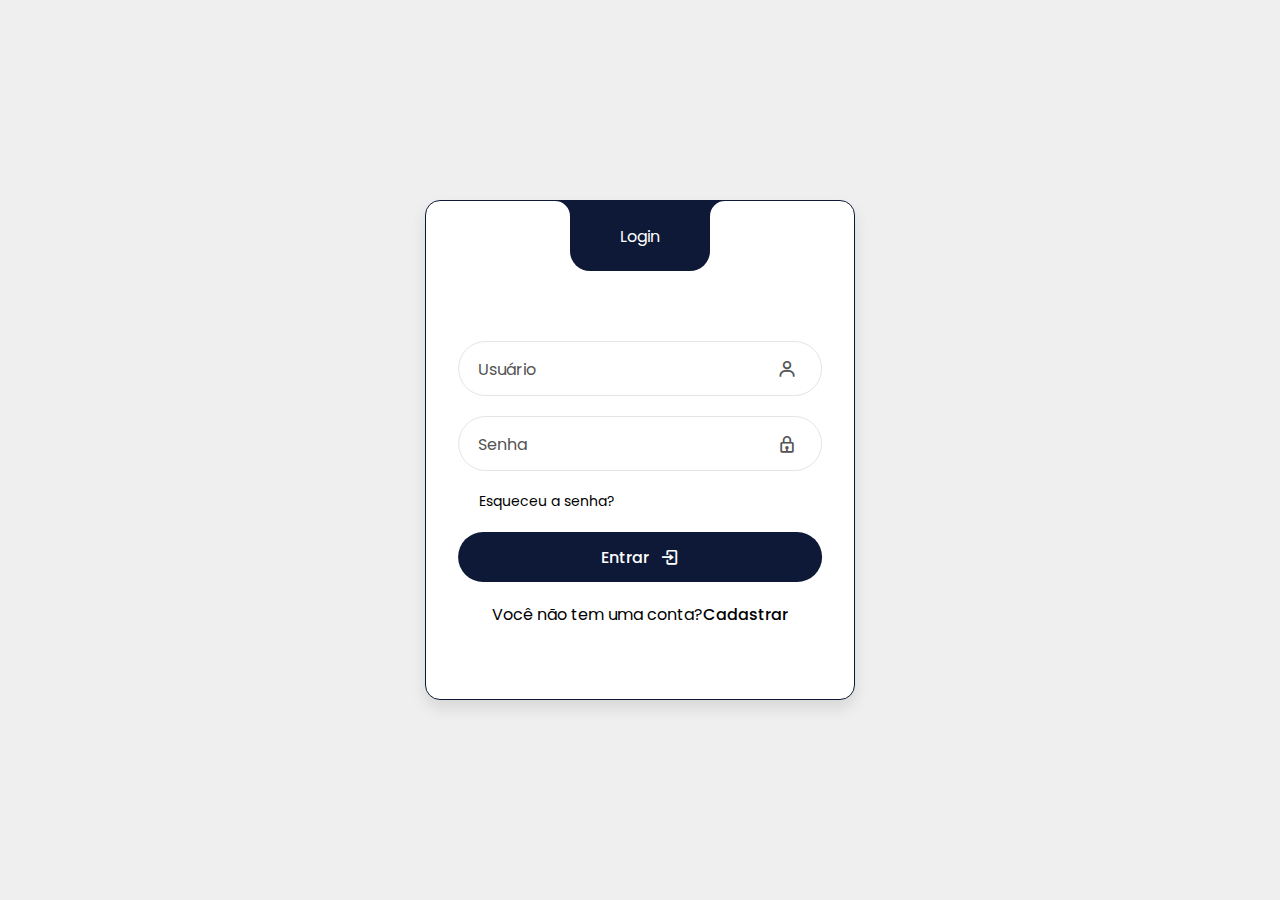
<file: index.html>
<!DOCTYPE html>
<html lang="pt-br">

<head>
    <meta charset="UTF-8">
    <meta name="viewport" content="width=device-width, initial-scale=1.0">
    <link href='https://unpkg.com/boxicons@2.1.4/css/boxicons.min.css' rel='stylesheet'>
    <title>Login</title>
    <link rel="stylesheet" href="style.css">
</head>

<body>

    <div class="wrapper">
        <div class="form-header">
            <div class="titles">
                <div class="title-login">Login</div>
            </div>
        </div>
        <form action="#" class="login-form" autocomplete="off">
            <div class="input-box">
                <input type="text" id="login" class="input-field" id="log-usuario" required>
                <label for="log-usuario" class="label">Usuário</label>
                <i class='bx bx-user icon'></i>
            </div>
            <div class="input-box">
                <input type="password" id="senha" class="input-field" id="log-pass" required>
                <label for="log-pass"  class="label">Senha</label>
                <i class='bx bx-lock icon'></i>
            </div>
            <div class="form-cols">
                <div class="col-1"></div>
                <div class="col-2">
                    <a href="#">Esqueceu a senha?</a>
                </div>
            </div>
            <div class="input-box">
                <button class="btn-submit" onclick="logar(); return false">Entrar<i class='bx bx-log-in'></i></button>
            </div>
            <div class="switch-form">
                <span>Você não tem uma conta?</span><a href="cadastro.html">Cadastrar</a>
            </div>
        </form>
    </div>

    <script src="script.js"></script>
</body>

</html>
</file>
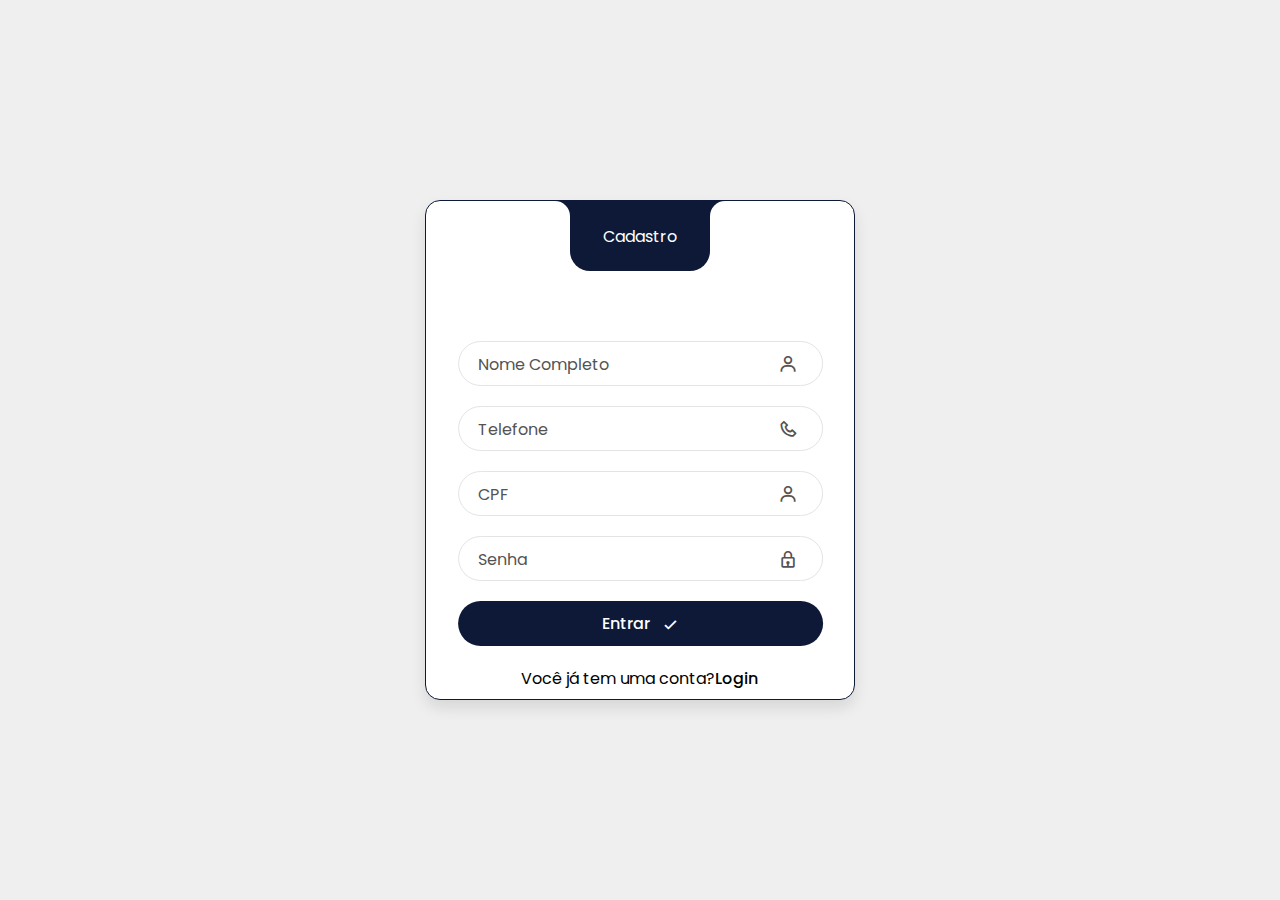
<file: cadastro.html>
<!DOCTYPE html>
<html lang="pt-br">

<head>
    <meta charset="UTF-8">
    <meta name="viewport" content="width=device-width, initial-scale=1.0">
    <link href='https://unpkg.com/boxicons@2.1.4/css/boxicons.min.css' rel='stylesheet'>
    <title>Login</title>
    <link rel="stylesheet" href="cadastro.css">
</head>

<body>

    <div class="wrapper">
        <div class="form-header">
            <div class="titles">
                <div class="title-login">Cadastro</div>
            </div>
        </div>
        <form action="#" class="login-form" autocomplete="off">
            <div class="input-box">
                <input type="text" class="input-field" id="log-usuario" required>
                <label for="log-usuario" class="label">Nome Completo</label>
                <i class='bx bx-user icon'></i>
            </div>
            <div class="input-box">
                <input type="text" class="input-field" id="log-usuario" required>
                <label for="log-usuario" class="label">Telefone</label>
                <i class='bx bx-phone icon'></i>
            </div>
            <div class="input-box">
                <input type="text" class="input-field" id="log-usuario" required>
                <label for="log-usuario" class="label">CPF</label>
                <i class='bx bx-user icon'></i>
            </div>
            <div class="input-box">
                <input type="password" class="input-field" id="log-pass" required>
                <label for="log-pass" class="label">Senha</label>
                <i class='bx bx-lock icon'></i>
            </div>
            <div class="input-box">
                <button class="btn-submit" id="Entra">Entrar<i class='bx bx-check icon1'></i></button>
            </div>
            <div class="switch-form">
                <span>Você já tem uma conta?</span><a href="#" onclick="history.back(); return false;">Login</a>

            </div>
        </form>
    </div>

    <script src="script.js"></script>
</body>

</html>
</file>
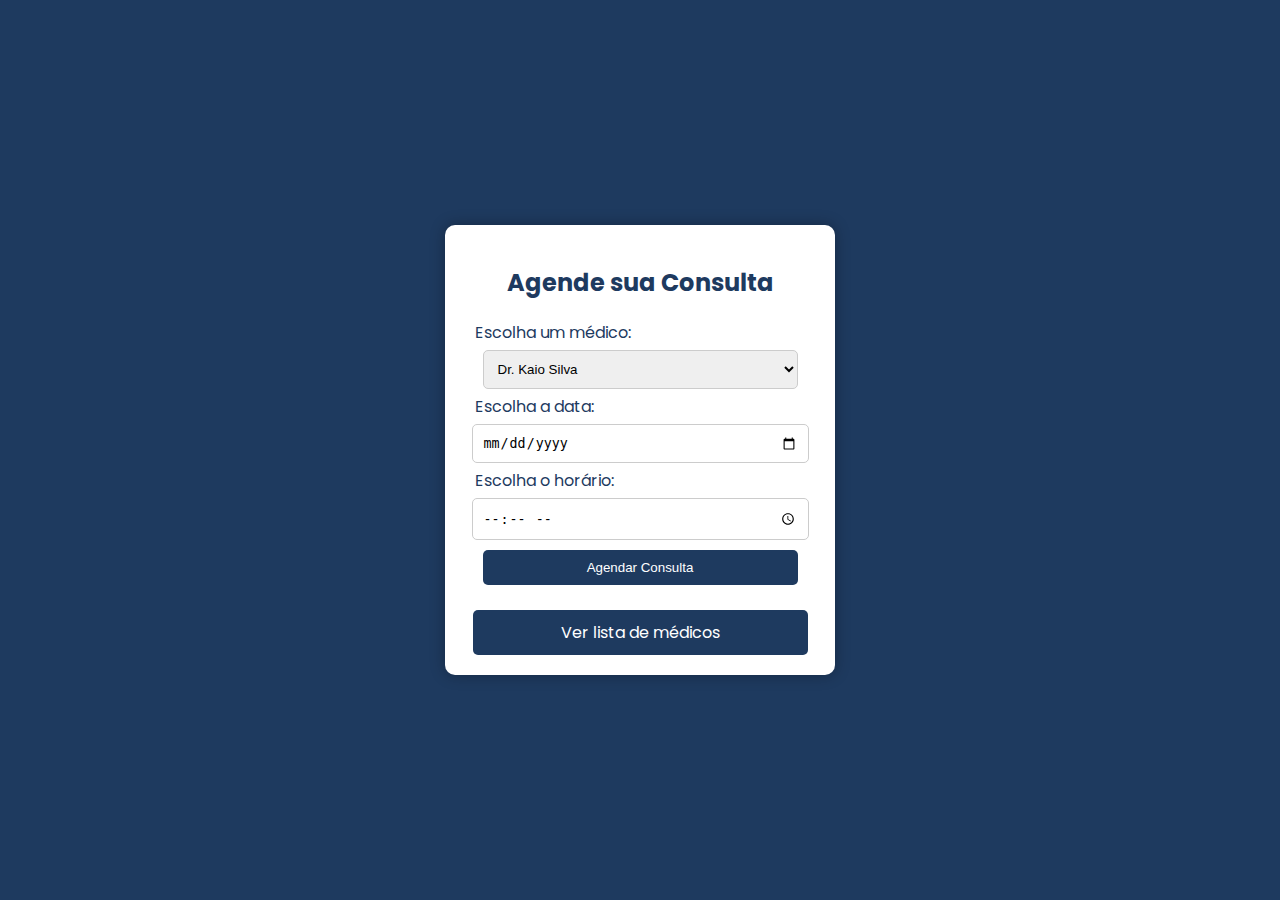
<file: home.html>
<!DOCTYPE html>
<html lang="pt-br">
<head>
    <meta charset="UTF-8">
    <meta name="viewport" content="width=device-width, initial-scale=1.0">
    <title>Home</title>
    <link rel="stylesheet" href="home.css">
</head>
<body>
    <div class="container">
        <h2>Agende sua Consulta</h2>
        <label for="medico">Escolha um médico:</label>
        <select id="medico">
            <option>Dr. Kaio Silva</option>
            <option>Dra. Maria Oliveira</option>
            <option>Dr. Carlos Santos</option>
            <option>Dra. Mariana Santos</option>
            <option>Dr. Diego Domingues</option>
            <option>Dra. Fabiana Silva</option>
        </select>
        <label for="data">Escolha a data:</label>
        <input type="date" id="data">
        <label for="horario">Escolha o horário:</label>
        <input type="time" id="horario">
        <button onclick="agendarConsulta()">Agendar Consulta</button>
        <a href="lista.html">Ver lista de médicos</a>
    </div>
    <script src="script.js"></script>
</body>
</html>
</file>
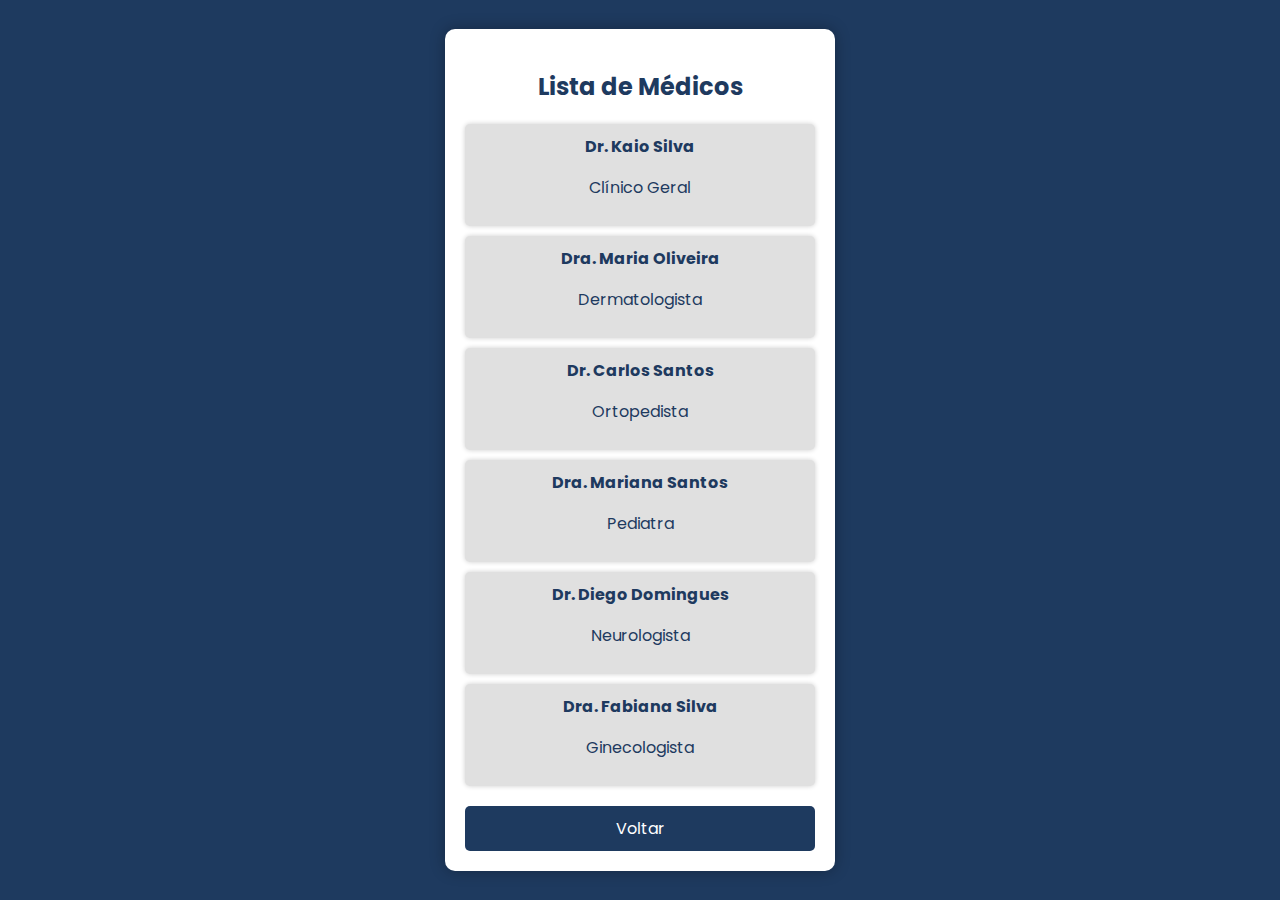
<file: lista.html>
<!DOCTYPE html>
<html lang="en">
<head>
    <meta charset="UTF-8">
    <meta name="viewport" content="width=device-width, initial-scale=1.0">
    <title>Lista de Médicos</title>
    <link rel="stylesheet" href="lista.css">
</head>
<body>
    <div class="container">
        <h2>Lista de Médicos</h2>
        <div class="medico">
            <strong>Dr. Kaio Silva</strong>
            <p>Clínico Geral</p>
        </div>
        <div class="medico">
            <strong>Dra. Maria Oliveira</strong>
            <p>Dermatologista</p>
        </div>
        <div class="medico">
            <strong>Dr. Carlos Santos</strong>
            <p>Ortopedista</p>
        </div>
        <div class="medico">
            <strong>Dra. Mariana Santos</strong>
            <p>Pediatra</p>
        </div>
        <div class="medico">
            <strong>Dr. Diego Domingues</strong>
            <p>Neurologista</p>
        </div>
        <div class="medico">
            <strong>Dra. Fabiana Silva</strong>
            <p>Ginecologista</p>
        </div>
        <a href="#" onclick="history.back(); return false;">Voltar</a>
    </div>
</body>
</html>
</file>
<file: style.css>
@import url('https://fonts.googleapis.com/css2?family=Poppins:ital,wght@0,100;0,200;0,300;0,400;0,500;0,600;0,700;0,800;0,900;1,100;1,200;1,300;1,400;1,500;1,600;1,700;1,800;1,900&display=swap');

:root {
    --primary-color: #0D1936;
    --secondary-color: #535354;
    --background-color: #EFEFEF;
    --shadow-color: rgba(0, 0, 0, 0.1);
    --white-color: #FFF;
    --black-color: #000;
    --input-border-color: #E3E4E6;
    --transition-3s: 0.3s;
}

*{
    margin: 0;
    padding: 0;
    box-sizing: border-box;
    font-family: 'Poppins', sans-serif;
}

a{
    text-decoration: none;
    color: var(--black-color);
    transition: var(--transition-3s);
}
a:hover{
    text-decoration: underline;
}

body{
    display: flex;
    justify-content: center;
    align-items: center;
    height: 100vh;
    background-color: var(--background-color);
}

.wrapper{
    position: relative;
    width: 430px;
    height: 500px;
    background-color: var(--white-color);
    border-radius: 15px;
    padding: 120px 32px 64px;
    border: 1px solid var(--primary-color);
    box-shadow: 0 8px 15px var(--shadow-color);
    transition: var(--transition-3s);
}

.form-header{
    position: absolute;
    top: 0;
    left: 50%;
    transform: translate(-50%);
    display: flex;
    align-items: center;
    justify-content: center;
    width: 140px;
    height: 70px;
    background-color: var(--primary-color);
    border-radius: 0 0 20px 20px;
}

.form-header::before, .form-header::after{
    content: "";
    position: absolute;
    top: 0;
    width: 30px;
    height: 30px;
}

.form-header::before{
    left: -30px;
    border-top-right-radius: 50%;
    box-shadow: 15px 0 0 var(--primary-color);
}

.form-header::after{
    right: -30px;
    border-top-left-radius: 50%;
    box-shadow: -15px 0 0 var(--primary-color);
}

.titles{
    position: relative;
    color: var(--white-color);
}
title-login{
    position: absolute;
    top: 50%;
    left: 50%;
    transform: translate(-50%,-50%);
    color: var(--white-color);
    font-size: 24px;
    transition: var(--transition-3s);
}

.login-form{
    position: absolute;
    left: 50%;
    transform: translateX(-50%);
    width: 85%;
    transition: var(--transition-3s)
}

.input-box{
    position: relative;
    display: flex;
    flex-direction: column;
    margin: 20px 0;
}

.input-field{
    width: 100%;
    height: 55px;
    font-size: 16px;
    background: transparent;
    color: var(--black-color);
    padding: 0 20px;
    border: 1px solid var(--input-border-color);
    border-radius: 30px;
    outline: none;
    transition: var(--transition-3s);
}

.input-field:focus{
    border: 1px solid var(--primary-color);
}

.label{
    position: absolute;
    top: 50%;
    left: 20px;
    transform: translateY(-50%);
    color: var(--secondary-color);
    transition: 0.2s;
    cursor: text;
}

.input-field:focus ~ .label,
.input-field:valid ~ .label{
    top: 0;
    font-size: 14px;
    background-color: var(--white-color);
    color: var(--primary-color);
    padding: 0 10px;
}

.input-field:valid ~ .label{
    color: var(--secondary-color);
}

.icon{
    position: absolute;
    top: 50%;
    right: 25px;
    transform: translateY(-50%);
    font-size: 20px;
    color: var(--secondary-color);
}

.form-cols{
    display: flex;
    justify-content: space-around;
    font-size: 14px;
}

.form-cols .col-2{
    margin-right: 200px;
}

.btn-submit{
    display: flex;
    align-items: center;
    justify-content: center;
    gap: 10px;
    width: 100%;
    height: 50px;
    background-color: var(--primary-color);
    color: var(--white-color);
    font-size: 16px;
    font-weight: 500;
    border: none;
    border-radius: 30px;
    cursor: pointer;
    transition: var(--transition-3s);
}

.btn-submit:hover{
    gap: 15px;
}

.btn-submit i{
    font-size: 20px;
}

.switch-form{
    text-align: center;
}

.switch-form a{
    font-weight: 500;
}

@media only screen and (max-width: 564px){
    .wrapper{
        margin: 20px;
    }
}
</file>
<file: cadastro.css>
@import url('https://fonts.googleapis.com/css2?family=Poppins:ital,wght@0,100;0,200;0,300;0,400;0,500;0,600;0,700;0,800;0,900;1,100;1,200;1,300;1,400;1,500;1,600;1,700;1,800;1,900&display=swap');

:root {
    --primary-color: #0D1936;
    --secondary-color: #535354;
    --background-color: #EFEFEF;
    --shadow-color: rgba(0, 0, 0, 0.1);
    --white-color: #FFF;
    --black-color: #000;
    --input-border-color: #E3E4E6;
    --transition-3s: 0.3s;
}

*{
    margin: 0;
    padding: 0;
    box-sizing: border-box;
    font-family: 'Poppins', sans-serif;
}

a{
    text-decoration: none;
    color: var(--black-color);
    transition: var(--transition-3s);
}
a:hover{
    text-decoration: underline;
}

body{
    display: flex;
    justify-content: center;
    align-items: center;
    height: 100vh;
    background-color: var(--background-color);
}

.wrapper{
    position: relative;
    width: 430px;
    height: 500px;
    background-color: var(--white-color);
    border-radius: 15px;
    padding: 120px 32px 64px;
    border: 1px solid var(--primary-color);
    box-shadow: 0 8px 15px var(--shadow-color);
    transition: var(--transition-3s);
}

.form-header{
    position: absolute;
    top: 0;
    left: 50%;
    transform: translate(-50%);
    display: flex;
    align-items: center;
    justify-content: center;
    width: 140px;
    height: 70px;
    background-color: var(--primary-color);
    border-radius: 0 0 20px 20px;
}

.form-header::before, .form-header::after{
    content: "";
    position: absolute;
    top: 0;
    width: 30px;
    height: 30px;
}

.form-header::before{
    left: -30px;
    border-top-right-radius: 50%;
    box-shadow: 15px 0 0 var(--primary-color);
}

.form-header::after{
    right: -30px;
    border-top-left-radius: 50%;
    box-shadow: -15px 0 0 var(--primary-color);
}

.titles{
    position: relative;
    color: var(--white-color);
}
title-login{
    position: absolute;
    top: 50%;
    left: 50%;
    transform: translate(-50%,-50%);
    color: var(--white-color);
    font-size: 24px;
    transition: var(--transition-3s);
}

.login-form{
    position: absolute;
    left: 50%;
    transform: translateX(-50%);
    width: 85%;
    transition: var(--transition-3s)
}

.input-box{
    position: relative;
    width: 365px;
    height: 45px;
    display: flex;
    flex-direction: column;
    margin: 20px 0;
}

.input-field{
    width: 100%;
    height: 55px;
    font-size: 16px;
    background: transparent;
    color: var(--black-color);
    padding: 0 20px;
    border: 1px solid var(--input-border-color);
    border-radius: 30px;
    outline: none;
    transition: var(--transition-3s);
}

.input-field:focus{
    border: 1px solid var(--primary-color);
}

.label{
    position: absolute;
    top: 50%;
    left: 20px;
    transform: translateY(-50%);
    color: var(--secondary-color);
    transition: 0.2s;
    cursor: text;
}

.input-field:focus ~ .label,
.input-field:valid ~ .label{
    top: 0;
    font-size: 14px;
    background-color: var(--white-color);
    color: var(--primary-color);
    padding: 0 10px;
}

.input-field:valid ~ .label{
    color: var(--secondary-color);
}

.icon{
    position: absolute;
    top: 50%;
    right: 25px;
    transform: translateY(-50%);
    font-size: 20px;
    color: var(--secondary-color);
}

.form-cols{
    display: flex;
    justify-content: space-around;
    font-size: 14px;
}

.btn-submit{
    display: flex;
    align-items: center;
    justify-content: center;
    gap: 10px;
    width: 100%;
    height: 50px;
    background-color: var(--primary-color);
    color: var(--white-color);
    font-size: 16px;
    font-weight: 500;
    border: none;
    border-radius: 30px;
    cursor: pointer;
    transition: var(--transition-3s);
}

.btn-submit:hover{
    gap: 15px;
}

.btn-submit i{
    font-size: 20px;
}

.switch-form{
    text-align: center;
}

.switch-form a{
    font-weight: 500;
}

@media only screen and (max-width: 564px){
    .wrapper{
        margin: 20px;
    }
}
</file>
<file: home.css>
@import url('https://fonts.googleapis.com/css2?family=Poppins:ital,wght@0,100;0,200;0,300;0,400;0,500;0,600;0,700;0,800;0,900;1,100;1,200;1,300;1,400;1,500;1,600;1,700;1,800;1,900&display=swap');

body {
    font-family: 'Poppins', sans-serif;
    background-color: #1E3A5F;
    color: white;
    display: flex;
    justify-content: center;
    align-items: center;
    height: 100vh;
    margin: 0;
}
.container {
    background: white;
    color: #1E3A5F;
    padding: 20px;
    border-radius: 10px;
    box-shadow: 0px 0px 15px rgba(0, 0, 0, 0.3);
    text-align: center;
    width: 350px;
    display: flex;
    flex-direction: column;
    align-items: center;
}
h2 {
    margin-bottom: 20px;
}
label {
    align-self: flex-start;
    margin-left: 10px;
}
select, input, button {
    width: 90%;
    margin: 5px 0;
    padding: 10px;
    border-radius: 5px;
    border: 1px solid #ccc;
}
button {
    background-color: #1E3A5F;
    color: white;
    border: none;
    cursor: pointer;
}
button:hover {
    background-color: #142A40;
}
a {
    display: block;
    margin-top: 20px;
    padding: 10px;
    background-color: #1E3A5F;
    color: white;
    text-decoration: none;
    border-radius: 5px;
    width: 90%;
    text-align: center;
}
a:hover {
    background-color: #142A40;
}
</file>
<file: lista.css>
@import url('https://fonts.googleapis.com/css2?family=Poppins:ital,wght@0,100;0,200;0,300;0,400;0,500;0,600;0,700;0,800;0,900;1,100;1,200;1,300;1,400;1,500;1,600;1,700;1,800;1,900&display=swap');
body {
    font-family: 'Poppins', sans-serif;
    background-color: #1E3A5F;
    color: white;
    display: flex;
    justify-content: center;
    align-items: center;
    height: 100vh;
    margin: 0;
}
.container {
    background: white;
    color: #1E3A5F;
    padding: 20px;
    border-radius: 10px;
    box-shadow: 0px 0px 15px rgba(0, 0, 0, 0.3);
    text-align: center;
    width: 350px;
}
h2 {
    margin-bottom: 20px;
}
.medico {
    background: #E0E0E0;
    padding: 10px;
    margin: 10px 0;
    border-radius: 5px;
    box-shadow: 0px 0px 5px rgba(0, 0, 0, 0.2);
}
.medico strong {
    color: #1E3A5F;
}
a {
    display: block;
    margin-top: 20px;
    padding: 10px;
    background-color: #1E3A5F;
    color: white;
    text-decoration: none;
    border-radius: 5px;
}
a:hover {
    background-color: #142A40;
}
</file>
